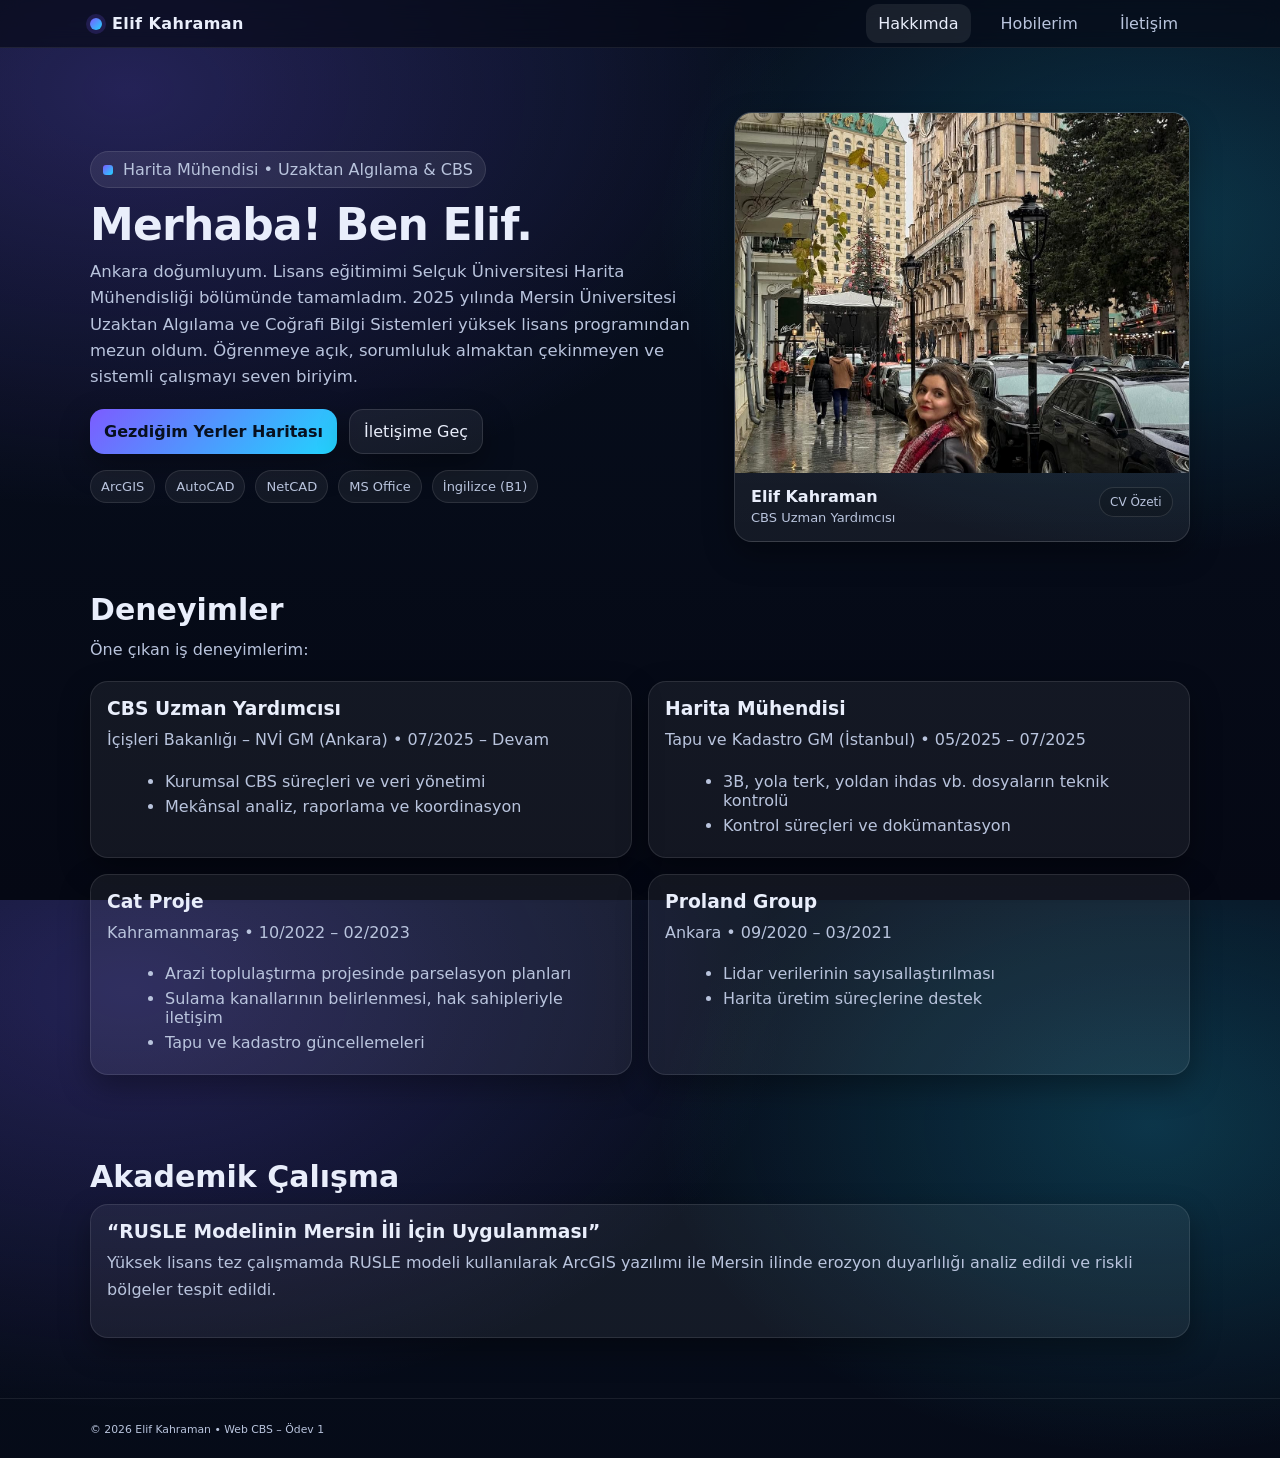
<file: index.html>
<!doctype html>
<html lang="tr">
<head>
  <meta charset="utf-8" />
  <meta name="viewport" content="width=device-width,initial-scale=1" />
  <title>Elif Kahraman | Hakkımda</title>
  <link rel="stylesheet" href="css/style.css" />
  <meta name="description" content="Kişisel web sayfası: Hakkımda, Hobilerim ve İletişim." />
</head>
<body>
  <header>
    <div class="container nav">
      <a class="brand" href="index.html" aria-label="Ana sayfa">
        <span class="dot"></span>
        <span>Elif Kahraman</span>
      </a>
      <nav>
        <ul>
          <li><a href="index.html">Hakkımda</a></li>
          <li><a href="hobilerim.html">Hobilerim</a></li>
          <li><a href="iletisim.html">İletişim</a></li>
        </ul>
      </nav>
    </div>
  </header>

  <main class="container">
    
<section class="hero">
  <div>
    <div class="kicker"><span></span> Harita Mühendisi • Uzaktan Algılama & CBS</div>
    <h1>Merhaba! Ben Elif.</h1>
    <p class="lead">
      Ankara doğumluyum. Lisans eğitimimi Selçuk Üniversitesi Harita Mühendisliği bölümünde tamamladım.
      2025 yılında Mersin Üniversitesi Uzaktan Algılama ve Coğrafi Bilgi Sistemleri yüksek lisans programından mezun oldum.
      Öğrenmeye açık, sorumluluk almaktan çekinmeyen ve sistemli çalışmayı seven biriyim.
    </p>

    <div class="actions">
      <a class="btn primary" href="hobilerim.html">Gezdiğim Yerler Haritası</a>
      <a class="btn" href="iletisim.html">İletişime Geç</a>
    </div>

    <div class="badges">
      <div class="badge">ArcGIS</div>
      <div class="badge">AutoCAD</div>
      <div class="badge">NetCAD</div>
      <div class="badge">MS Office</div>
      <div class="badge">İngilizce (B1)</div>
    </div>
  </div>

  <div class="profile-card">
    <img src="foto.jpg" alt="Elif - şehir fotoğrafı" />
    <div class="meta">
      <div>
        <div class="name">Elif Kahraman</div>
        <div class="role">CBS Uzman Yardımcısı</div>
      </div>
      <div class="chip">CV Özeti</div>
    </div>
  </div>
</section>

<section class="section">
  <h2>Deneyimler</h2>
  <p>Öne çıkan iş deneyimlerim:</p>

  <div class="grid">
    <article class="card">
      <h3>CBS Uzman Yardımcısı</h3>
      <p>İçişleri Bakanlığı – NVİ GM (Ankara) • 07/2025 – Devam</p>
      <ul>
        <li>Kurumsal CBS süreçleri ve veri yönetimi</li>
        <li>Mekânsal analiz, raporlama ve koordinasyon</li>
      </ul>
    </article>

    <article class="card">
      <h3>Harita Mühendisi</h3>
      <p>Tapu ve Kadastro GM (İstanbul) • 05/2025 – 07/2025</p>
      <ul>
        <li>3B, yola terk, yoldan ihdas vb. dosyaların teknik kontrolü</li>
        <li>Kontrol süreçleri ve dokümantasyon</li>
      </ul>
    </article>

    <article class="card">
      <h3>Cat Proje</h3>
      <p>Kahramanmaraş • 10/2022 – 02/2023</p>
      <ul>
        <li>Arazi toplulaştırma projesinde parselasyon planları</li>
        <li>Sulama kanallarının belirlenmesi, hak sahipleriyle iletişim</li>
        <li>Tapu ve kadastro güncellemeleri</li>
      </ul>
    </article>

    <article class="card">
      <h3>Proland Group</h3>
      <p>Ankara • 09/2020 – 03/2021</p>
      <ul>
        <li>Lidar verilerinin sayısallaştırılması</li>
        <li>Harita üretim süreçlerine destek</li>
      </ul>
    </article>
  </div>
</section>

<section class="section">
  <h2>Akademik Çalışma</h2>
  <div class="card" style="grid-column: span 12;">
    <h3>“RUSLE Modelinin Mersin İli İçin Uygulanması”</h3>
    <p>
      Yüksek lisans tez çalışmamda RUSLE modeli kullanılarak ArcGIS yazılımı ile Mersin ilinde erozyon duyarlılığı analiz edildi ve riskli bölgeler tespit edildi.
    </p>
  </div>
</section>

  </main>

  <footer class="footer">
    <div class="container">
      <small>© <span id="y"></span> Elif Kahraman • Web CBS – Ödev 1</small>
    </div>
  </footer>

  <script src="js/main.js"></script>
  <script>
    document.getElementById("y").textContent = new Date().getFullYear();
  </script>
  
</body>
</html>
</file>
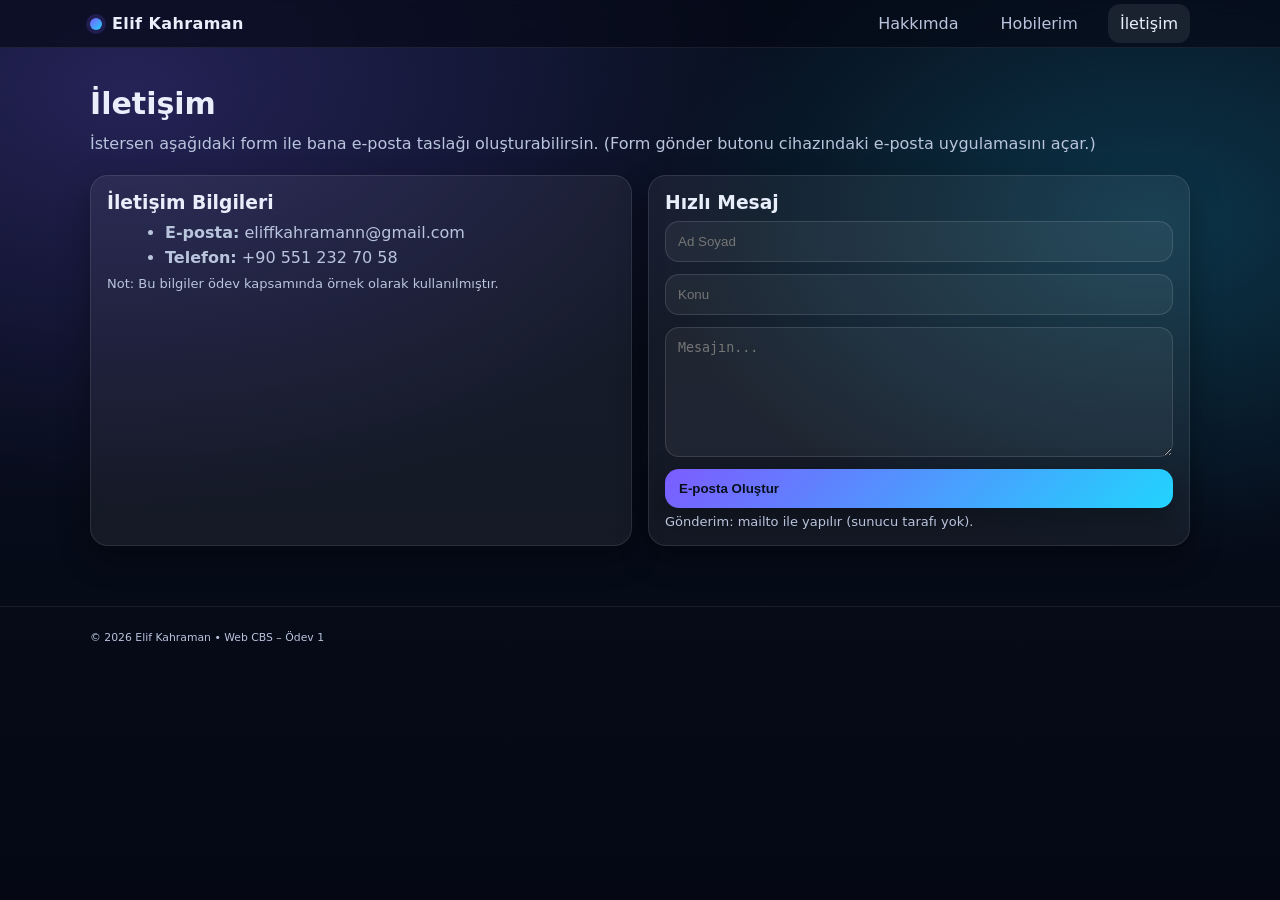
<file: iletisim.html>
<!doctype html>
<html lang="tr">
<head>
  <meta charset="utf-8" />
  <meta name="viewport" content="width=device-width,initial-scale=1" />
  <title>Elif Kahraman | İletişim</title>
  <link rel="stylesheet" href="css/style.css" />
  
</head>
<body>
  <header>
    <div class="container nav">
      <a class="brand" href="index.html" aria-label="Ana sayfa">
        <span class="dot"></span>
        <span>Elif Kahraman</span>
      </a>
      <nav>
        <ul>
          <li><a href="index.html">Hakkımda</a></li>
          <li><a href="hobilerim.html">Hobilerim</a></li>
          <li><a href="iletisim.html">İletişim</a></li>
        </ul>
      </nav>
    </div>
  </header>

  <main class="container">
    
<section class="section" style="padding-top:38px">
  <h2>İletişim</h2>
  <p>
    İstersen aşağıdaki form ile bana e‑posta taslağı oluşturabilirsin. (Form gönder butonu cihazındaki e‑posta uygulamasını açar.)
  </p>

  <div class="grid">
    <div class="card" style="grid-column: span 6;">
      <h3>İletişim Bilgileri</h3>
      <ul>
        <li><b>E‑posta:</b> <a href="mailto:eliffkahramann@gmail.com">eliffkahramann@gmail.com</a></li>
        <li><b>Telefon:</b> <a href="tel:+905512327058">+90 551 232 70 58</a></li>
      </ul>
      <p class="helper">Not: Bu bilgiler ödev kapsamında örnek olarak kullanılmıştır.</p>
    </div>

    <div class="card" style="grid-column: span 6;">
      <h3>Hızlı Mesaj</h3>
      <form class="form" id="mailForm">
        <input class="input" id="name" placeholder="Ad Soyad" required />
        <input class="input" id="subject" placeholder="Konu" required />
        <textarea id="message" placeholder="Mesajın..." required></textarea>
        <button class="btn primary" type="submit">E‑posta Oluştur</button>
      </form>
      <div class="helper">Gönderim: mailto ile yapılır (sunucu tarafı yok).</div>
    </div>
  </div>
</section>

  </main>

  <footer class="footer">
    <div class="container">
      <small>© <span id="y"></span> Elif Kahraman • Web CBS – Ödev 1</small>
    </div>
  </footer>

  <script src="js/main.js"></script>
  <script>
    document.getElementById("y").textContent = new Date().getFullYear();
  </script>
  
<script>
document.getElementById("mailForm").addEventListener("submit", function(e){
  e.preventDefault();
  const name = document.getElementById("name").value.trim();
  const subject = document.getElementById("subject").value.trim();
  const message = document.getElementById("message").value.trim();

  const to = "eliffkahramann@gmail.com";
  const body = encodeURIComponent("Merhaba, ben " + name + ".\n\n" + message + "\n\nİyi günler.");
  const url = `mailto:${to}?subject=${encodeURIComponent(subject)}&body=${body}`;
  window.location.href = url;
});
</script>

</body>
</html>
</file>
<file: css/style.css>
:root{
  --bg:#0b1220;
  --card:rgba(255,255,255,.08);
  --card2:rgba(255,255,255,.12);
  --text:#e9eefb;
  --muted:#b9c4dd;
  --accent:#7c5cff;
  --accent2:#21d4fd;
  --shadow: 0 12px 30px rgba(0,0,0,.35);
  --radius:18px;
}
*{box-sizing:border-box}
html,body{height:100%}
body{
  margin:0;
  font-family: system-ui,-apple-system,Segoe UI,Roboto,Arial,Helvetica,sans-serif;
  color:var(--text);
  background: radial-gradient(1100px 700px at 10% 10%, rgba(124,92,255,.25), transparent 60%),
              radial-gradient(900px 600px at 90% 25%, rgba(33,212,253,.20), transparent 55%),
              linear-gradient(180deg, #07101f 0%, #050814 100%);
  overflow-x:hidden;
}

a{color:inherit; text-decoration:none}
.container{width:min(1100px, 92vw); margin:0 auto}

header{
  position:sticky; top:0; z-index:20;
  backdrop-filter: blur(10px);
  background: rgba(5,8,20,.65);
  border-bottom: 1px solid rgba(255,255,255,.08);
}
.nav{
  display:flex; align-items:center; justify-content:space-between;
  padding:14px 0;
}
.brand{
  display:flex; align-items:center; gap:10px;
  font-weight:800; letter-spacing:.4px;
}
.brand .dot{
  width:12px; height:12px; border-radius:50%;
  background: linear-gradient(135deg, var(--accent), var(--accent2));
  box-shadow: 0 0 0 4px rgba(124,92,255,.18);
  animation:pulse 2.6s ease-in-out infinite;
}
nav ul{list-style:none; display:flex; gap:18px; padding:0; margin:0}
nav a{
  padding:10px 12px;
  border-radius:12px;
  color:var(--muted);
  transition:.22s ease;
}
nav a:hover, nav a.active{
  background: rgba(255,255,255,.08);
  color:var(--text);
}

.hero{
  padding:64px 0 26px;
  display:grid;
  grid-template-columns: 1.15fr .85fr;
  gap:28px;
  align-items:center;
}
@media (max-width:860px){
  .hero{grid-template-columns:1fr; padding-top:42px}
}
.kicker{
  display:inline-flex; gap:10px; align-items:center;
  padding:8px 12px; border-radius:999px;
  background: rgba(255,255,255,.08);
  border:1px solid rgba(255,255,255,.10);
  color:var(--muted);
  width:fit-content;
  animation: fadeInUp .8s ease both;
}
.kicker span{
  display:inline-block;
  width:10px; height:10px; border-radius:3px;
  background: linear-gradient(135deg, var(--accent), var(--accent2));
}
h1{
  margin:14px 0 10px;
  font-size: clamp(30px, 4.2vw, 44px);
  line-height:1.06;
  letter-spacing:-.8px;
  animation: fadeInUp .85s .05s ease both;
}
.lead{
  margin:0 0 18px;
  color:var(--muted);
  font-size: 16.5px;
  line-height:1.6;
  animation: fadeInUp .9s .12s ease both;
}
.actions{display:flex; gap:12px; flex-wrap:wrap; animation: fadeInUp .95s .2s ease both}
.btn{
  display:inline-flex; align-items:center; gap:10px;
  padding:12px 14px;
  border-radius:14px;
  border:1px solid rgba(255,255,255,.12);
  background: rgba(255,255,255,.06);
  box-shadow: var(--shadow);
  transition: transform .18s ease, background .18s ease;
}
.btn:hover{transform: translateY(-2px); background: rgba(255,255,255,.10)}
.btn.primary{
  border:0;
  background: linear-gradient(135deg, var(--accent), var(--accent2));
  color:#07101f;
  font-weight:750;
}
.btn.primary:hover{filter:saturate(1.05) brightness(1.02)}
.badges{display:flex; gap:10px; flex-wrap:wrap; margin-top:16px; animation: fadeInUp 1s .28s ease both}
.badge{
  padding:8px 10px;
  border-radius:999px;
  background: rgba(255,255,255,.06);
  border:1px solid rgba(255,255,255,.10);
  color:var(--muted);
  font-size:13px;
}

.profile-card{
  background: linear-gradient(180deg, rgba(255,255,255,.10), rgba(255,255,255,.06));
  border:1px solid rgba(255,255,255,.12);
  border-radius: var(--radius);
  box-shadow: var(--shadow);
  overflow:hidden;
  animation: floatIn 1s ease both;
}
.profile-card img{width:100%; height:360px; object-fit:cover; display:block; filter: contrast(1.03) saturate(1.05)}
.profile-card .meta{
  padding:14px 16px 16px;
  display:flex; justify-content:space-between; align-items:flex-start; gap:10px;
}
.profile-card .meta .name{font-weight:800}
.profile-card .meta .role{color:var(--muted); font-size:13px; margin-top:4px}
.profile-card .meta .chip{
  padding:7px 10px;
  border-radius:999px;
  background: rgba(0,0,0,.18);
  border:1px solid rgba(255,255,255,.12);
  color:var(--muted);
  font-size:12px;
}

.section{padding:24px 0 60px}
.section h2{
  font-size: clamp(22px, 2.7vw, 30px);
  margin:0 0 10px;
}
.section p{color:var(--muted); line-height:1.65; margin:0 0 18px}

.grid{
  display:grid;
  grid-template-columns: repeat(12, 1fr);
  gap:16px;
}
.card{
  grid-column: span 6;
  background: rgba(255,255,255,.06);
  border:1px solid rgba(255,255,255,.10);
  border-radius: var(--radius);
  padding:16px;
  box-shadow: var(--shadow);
  transition: transform .18s ease, background .18s ease;
}
.card:hover{transform: translateY(-3px); background: rgba(255,255,255,.08)}
.card h3{margin:0 0 8px}
.card ul{margin:10px 0 0 18px; color:var(--muted)}
.card li{margin:6px 0}
@media (max-width:860px){
  .card{grid-column: span 12}
}

.split{
  display:grid;
  grid-template-columns: 1fr 1fr;
  gap:16px;
}
@media (max-width:860px){ .split{grid-template-columns:1fr} }

.footer{
  padding:22px 0;
  border-top:1px solid rgba(255,255,255,.08);
  color:var(--muted);
  font-size:13px;
}
small a{color:var(--text); text-decoration:underline; text-decoration-color: rgba(255,255,255,.25)}

.map-wrap{
  background: rgba(255,255,255,.06);
  border:1px solid rgba(255,255,255,.10);
  border-radius: var(--radius);
  box-shadow: var(--shadow);
  overflow:hidden;
}
#map{height:520px}
.map-caption{padding:12px 14px; color:var(--muted); font-size:13px}

.form{
  display:grid; gap:12px;
}
.input, textarea{
  width:100%;
  background: rgba(255,255,255,.05);
  border:1px solid rgba(255,255,255,.12);
  border-radius: 14px;
  padding:12px 12px;
  color:var(--text);
  outline:none;
}
textarea{min-height:130px; resize:vertical}
.input:focus, textarea:focus{border-color: rgba(33,212,253,.5); box-shadow: 0 0 0 4px rgba(33,212,253,.12)}
.helper{font-size:13px; color:var(--muted); margin-top:6px}

@keyframes fadeInUp{
  from{opacity:0; transform: translateY(10px)}
  to{opacity:1; transform: translateY(0)}
}
@keyframes floatIn{
  from{opacity:0; transform: translateY(10px) scale(.98)}
  to{opacity:1; transform: translateY(0) scale(1)}
}
@keyframes pulse{
  0%,100%{transform: scale(1); box-shadow:0 0 0 4px rgba(124,92,255,.18)}
  50%{transform: scale(1.12); box-shadow:0 0 0 6px rgba(124,92,255,.10)}
}
</file>
